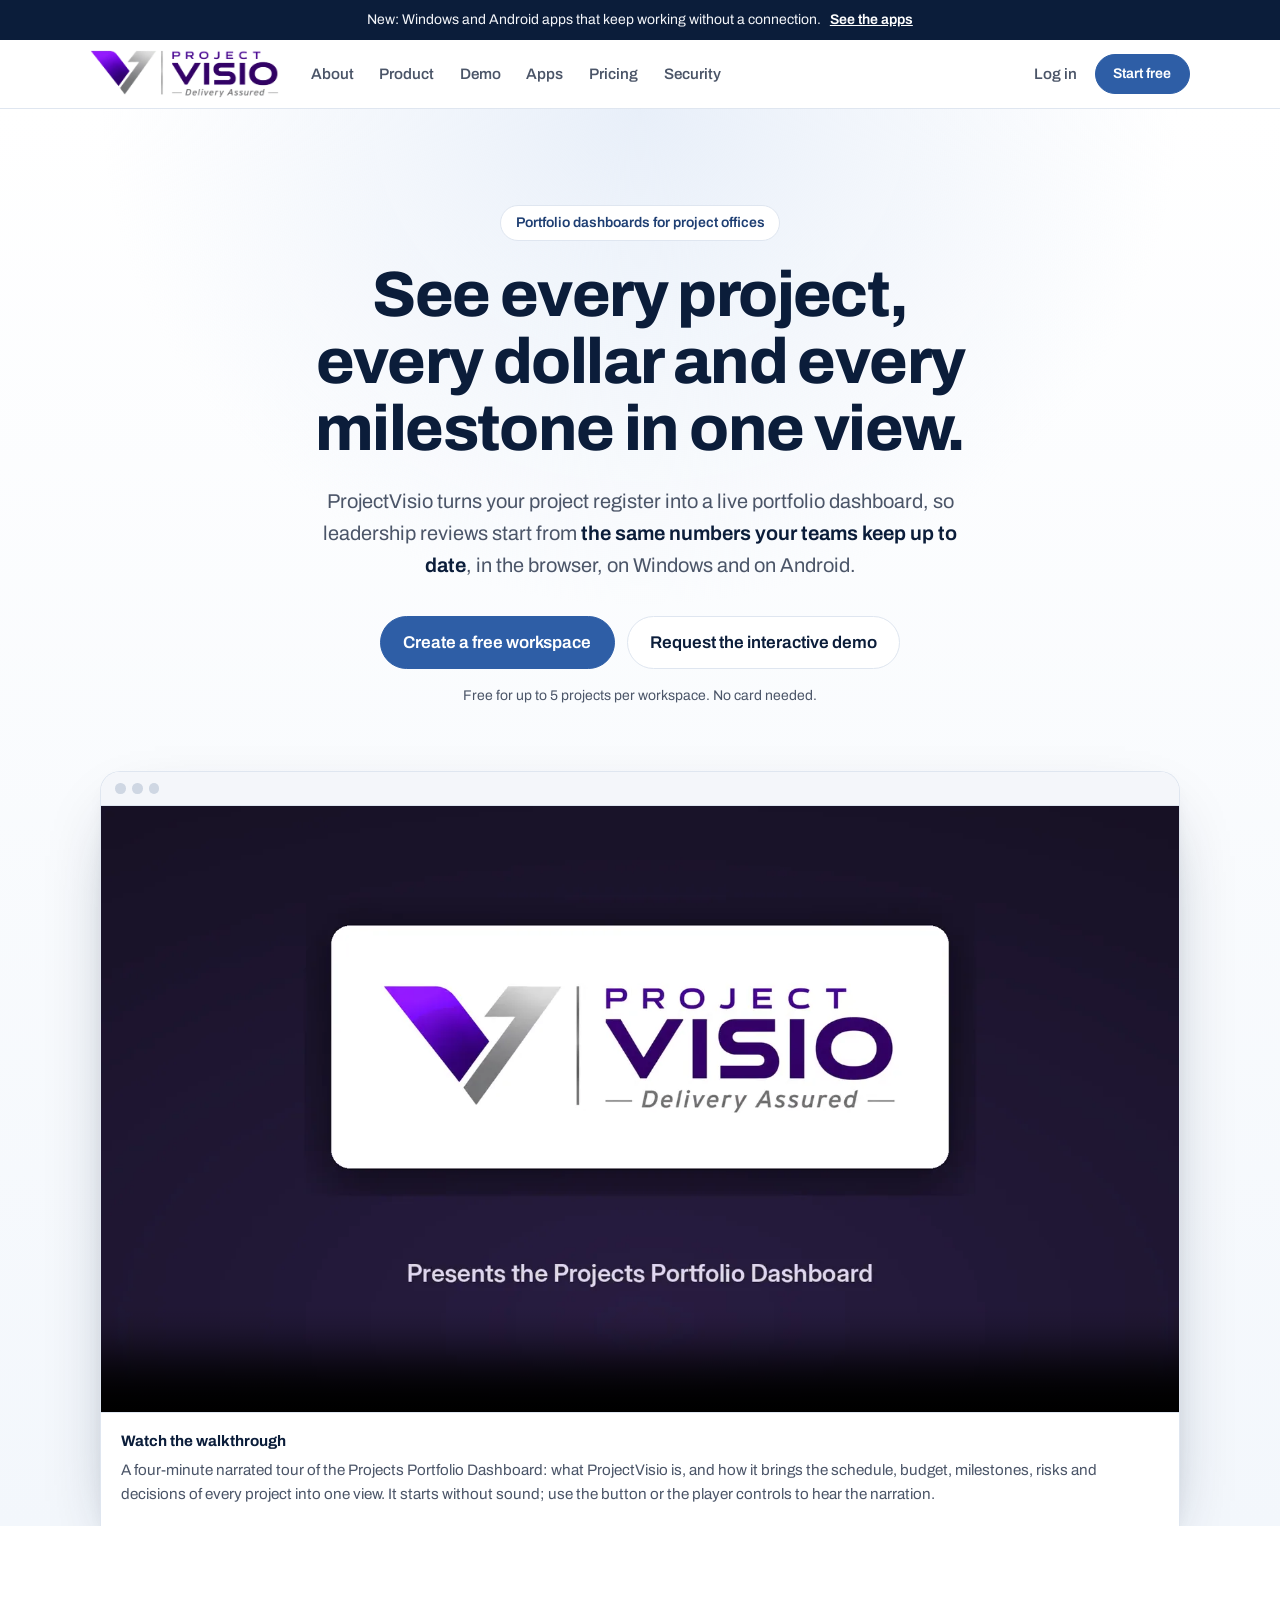
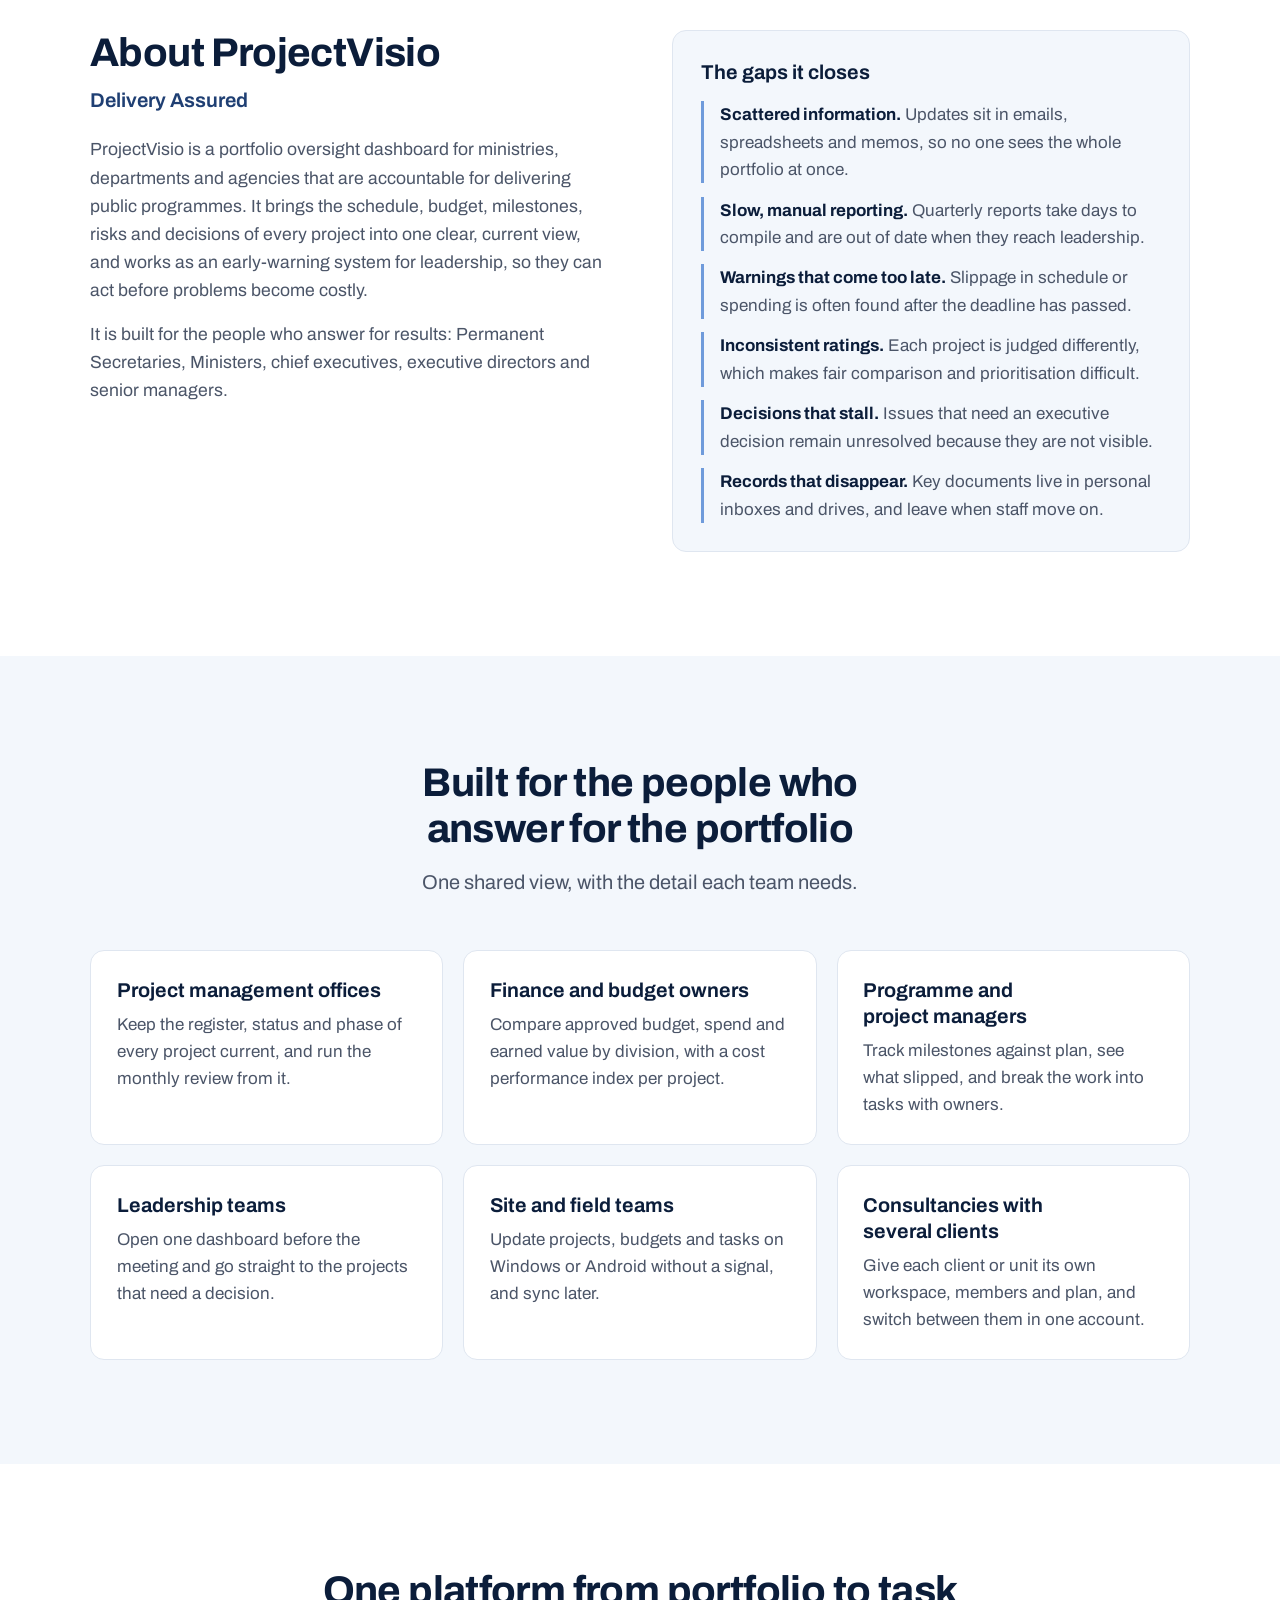
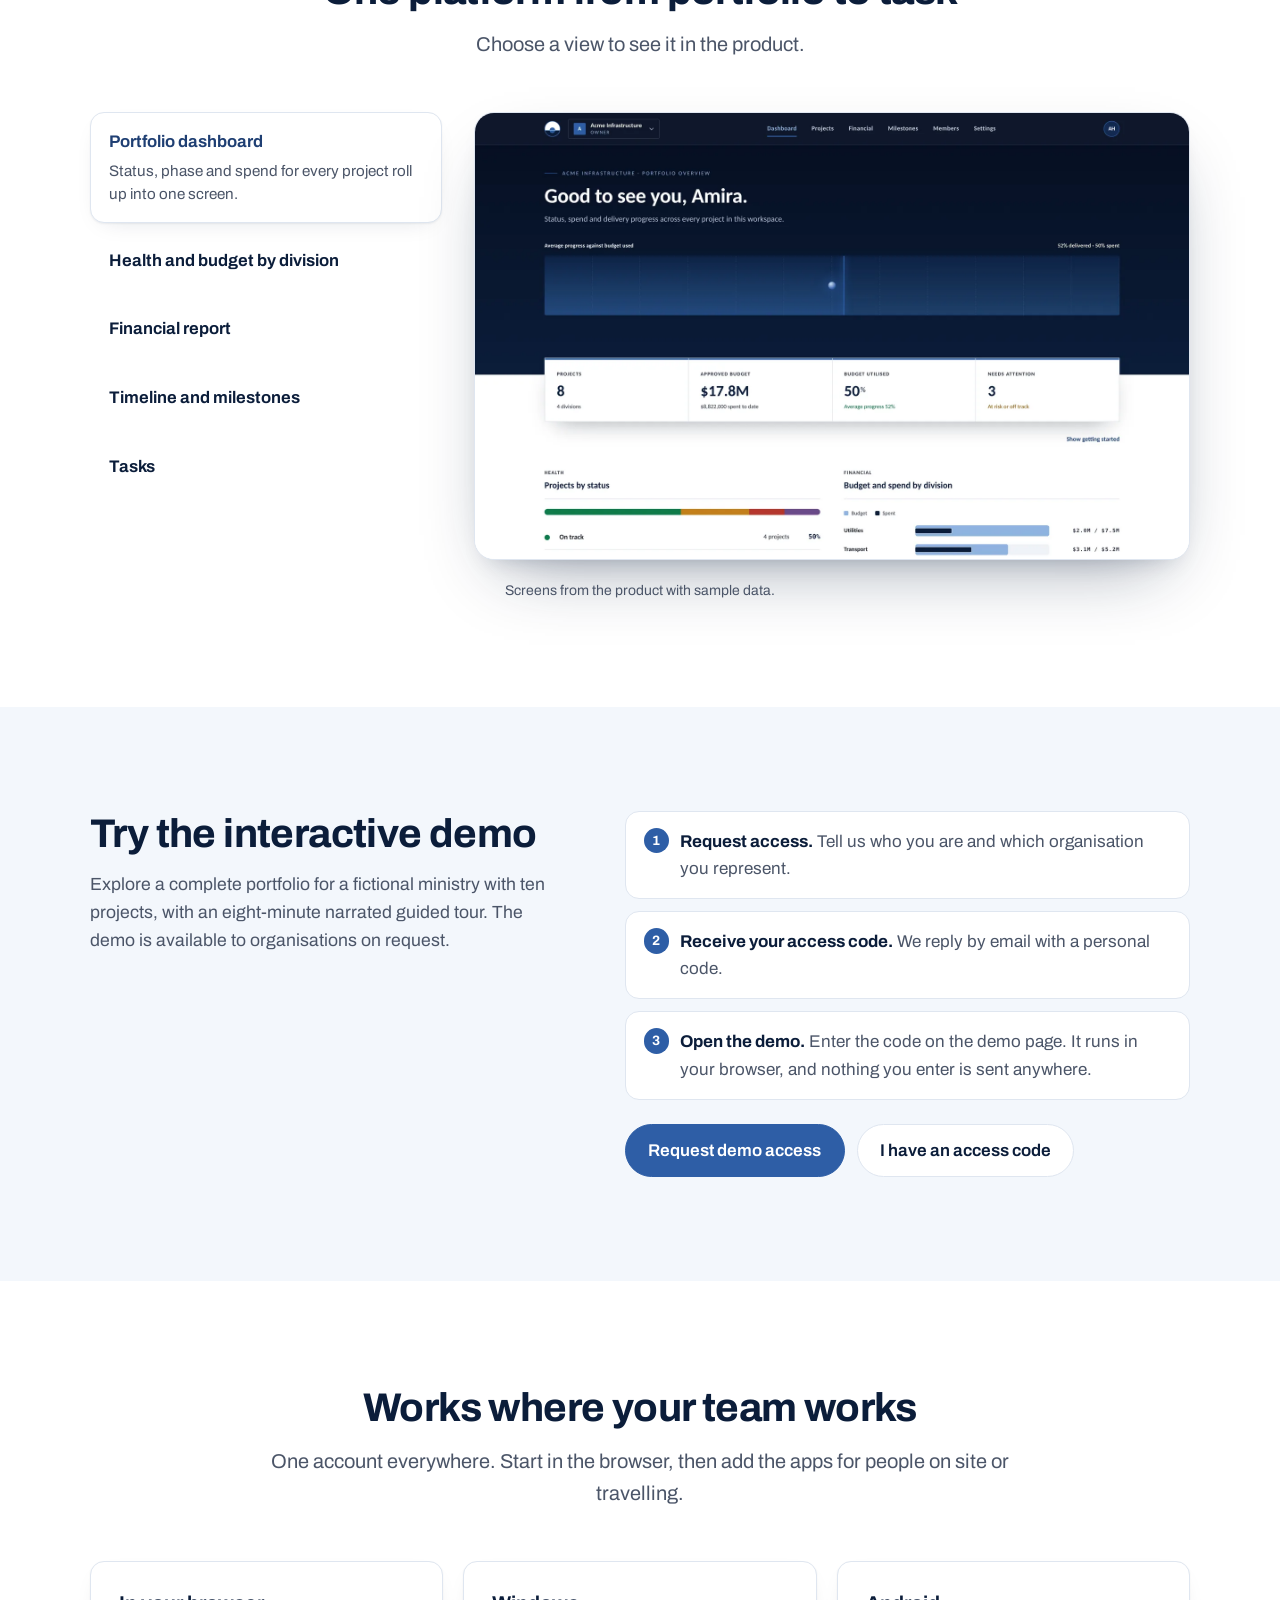
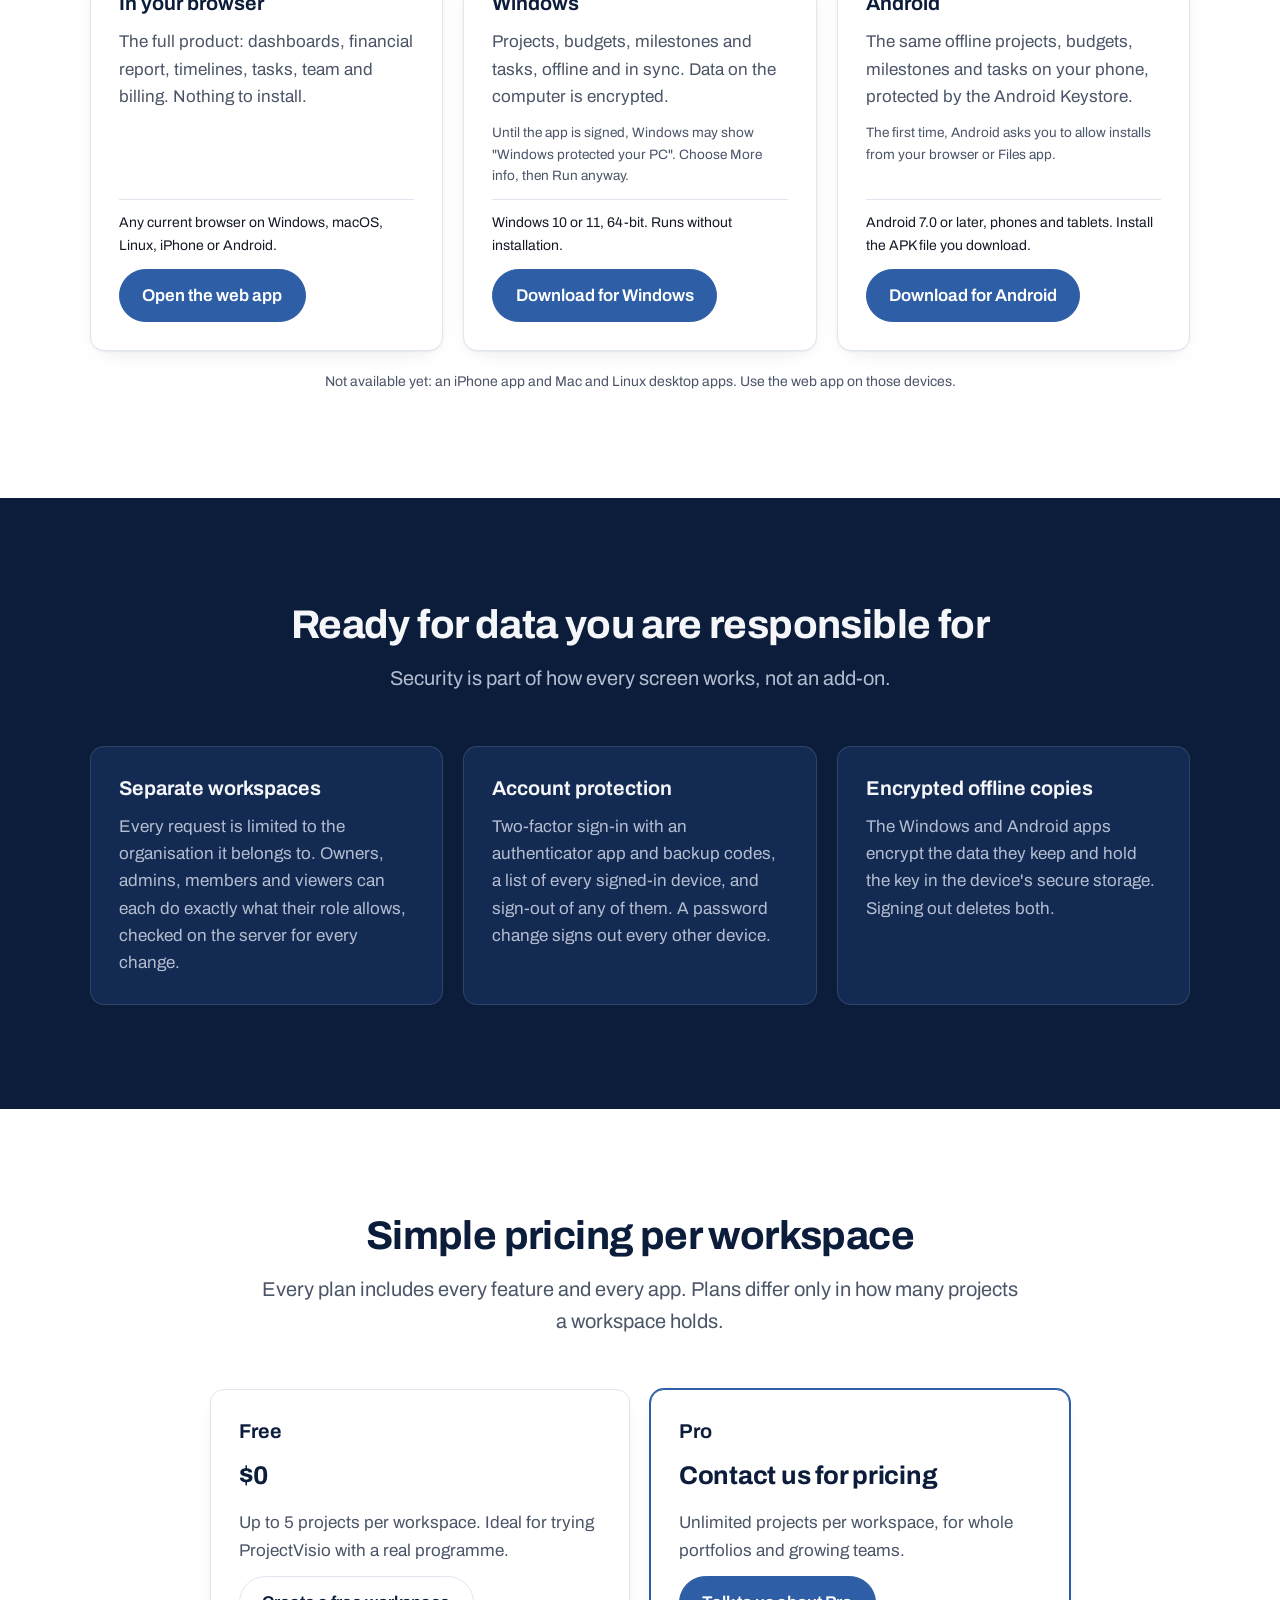
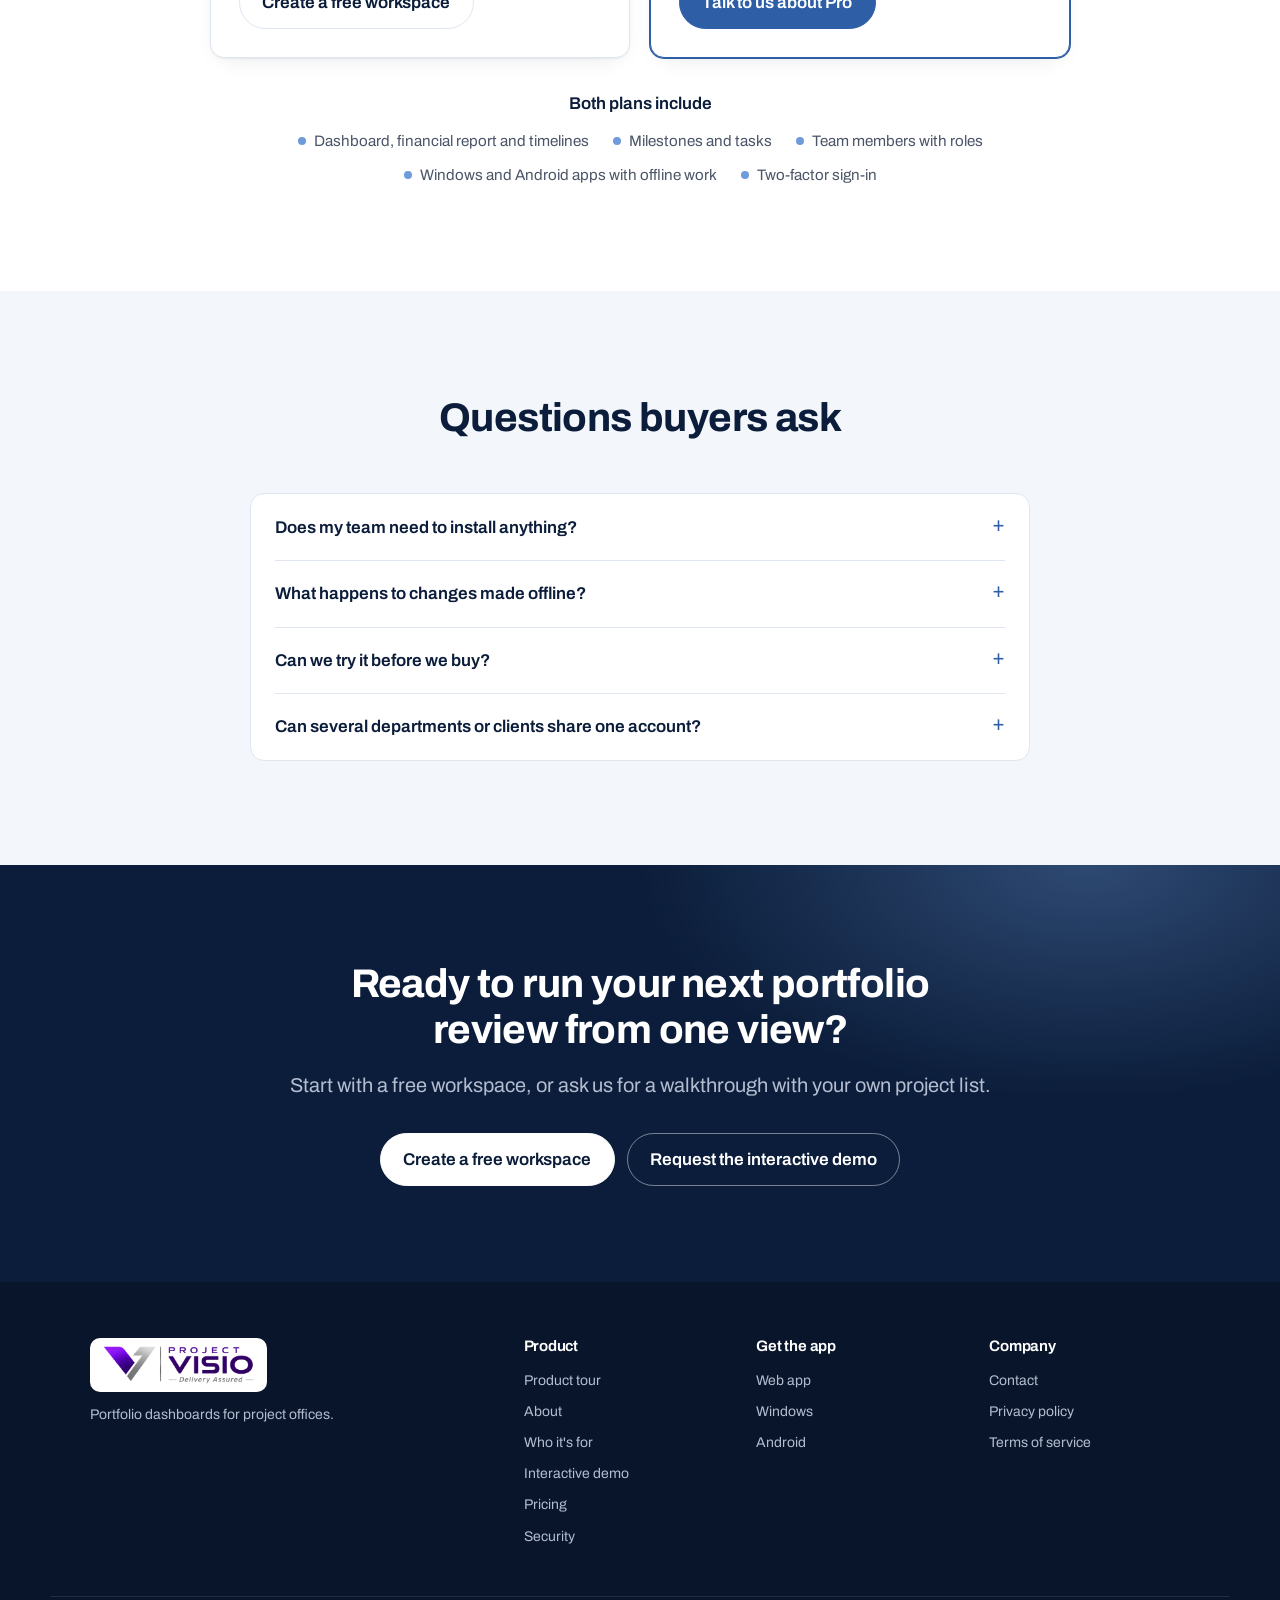
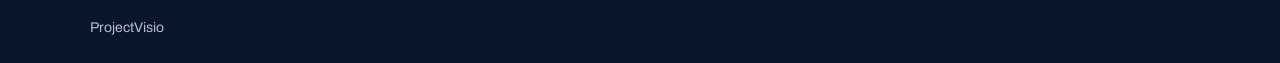
<file: index.html>
<!doctype html>
<html lang="en">
  <head>
    <meta charset="utf-8" />
    <meta name="viewport" content="width=device-width, initial-scale=1" />
    <title>ProjectVisio: portfolio dashboards for project offices</title>
    <meta
      name="description"
      content="ProjectVisio shows every project, budget and milestone in your portfolio in one view, in the browser, on Windows and on Android, online or offline."
    />
    <meta property="og:title" content="ProjectVisio: portfolio dashboards for project offices" />
    <meta property="og:description" content="Every project, every dollar and every milestone in one view. Works in the browser, on Windows and on Android." />
    <meta property="og:type" content="website" />
    <meta property="og:image" content="images/product-dashboard.webp" />
    <link rel="icon" href="favicon.svg" type="image/svg+xml" />
    <link rel="apple-touch-icon" href="apple-touch-icon.png" />
    <link rel="preload" href="fonts/archivo-variable.woff2" as="font" type="font/woff2" crossorigin />
    <link rel="stylesheet" href="styles.css" />
    <script src="config.js" defer></script>
    <script src="site.js" defer></script>
  </head>
  <body>
    <a class="skip" href="#main">Skip to content</a>

    <aside class="announce" aria-label="Announcement">
      <p>New: Windows and Android apps that keep working without a connection. <a href="#get">See the apps</a></p>
    </aside>

    <header class="masthead">
      <div class="wrap masthead__row">
        <a class="brand" href="#top">
          <img class="brand__logo" src="images/projectvisio-logo.webp" alt="ProjectVisio home page" width="460" height="117" />
        </a>
        <nav aria-label="Main" class="nav">
          <a href="#about">About</a>
          <a href="#product">Product</a>
          <a href="#demo">Demo</a>
          <a href="#get">Apps</a>
          <a href="#plans">Pricing</a>
          <a href="#security">Security</a>
        </nav>
        <div class="masthead__actions">
          <a class="link-quiet" data-link="login" href="#get">Log in</a>
          <a class="button button--small" data-link="signup" href="#get">Start free</a>
        </div>
      </div>
    </header>

    <main id="main">
      <section class="hero" id="top" aria-labelledby="hero-title">
        <div class="wrap hero__inner">
          <p class="hero__kicker">Portfolio dashboards for project offices</p>
          <h1 id="hero-title">See every project, every dollar and every milestone in one view.</h1>
          <p class="lede">
            ProjectVisio turns your project register into a live portfolio dashboard, so leadership reviews start from
            <strong>the same numbers your teams keep up to date</strong>, in the browser, on Windows and on Android.
          </p>
          <div class="actions actions--center">
            <a class="button" data-link="signup" href="#get">Create a free workspace</a>
            <a class="button button--outline" href="demo.html">Request the interactive demo</a>
          </div>
          <p class="hero__note">Free for up to 5 projects per workspace. No card needed.</p>
        </div>
        <div class="wrap">
          <figure class="frame frame--hero" aria-labelledby="walkthrough-title">
            <div class="frame__bar" aria-hidden="true"><span></span><span></span><span></span></div>
            <div class="video">
              <video
                id="walkthrough"
                src="media/projectvisio-walkthrough.mp4"
                poster="media/walkthrough-poster.webp"
                width="1920"
                height="1080"
                muted
                playsinline
                controls
                preload="metadata"
                aria-describedby="walkthrough-desc"
              ></video>
              <button type="button" class="video__sound" id="walkthrough-sound" hidden>Turn on sound</button>
            </div>
            <figcaption class="video__caption">
              <strong id="walkthrough-title">Watch the walkthrough</strong>
              <span id="walkthrough-desc">
                A four-minute narrated tour of the Projects Portfolio Dashboard: what ProjectVisio is, and how it brings the
                schedule, budget, milestones, risks and decisions of every project into one view. It starts without sound;
                use the button or the player controls to hear the narration.
              </span>
            </figcaption>
          </figure>
        </div>
      </section>

      <section class="section" id="about" aria-labelledby="about-title">
        <div class="wrap about">
          <div class="about__intro">
            <h2 id="about-title">About ProjectVisio</h2>
            <p class="about__tagline">Delivery Assured</p>
            <p>
              ProjectVisio is a portfolio oversight dashboard for ministries, departments and agencies that are accountable for
              delivering public programmes. It brings the schedule, budget, milestones, risks and decisions of every project
              into one clear, current view, and works as an early-warning system for leadership, so they can act before
              problems become costly.
            </p>
            <p>
              It is built for the people who answer for results: Permanent Secretaries, Ministers, chief executives, executive
              directors and senior managers.
            </p>
          </div>
          <div class="about__gaps">
            <h3>The gaps it closes</h3>
            <ul>
              <li><b>Scattered information.</b> Updates sit in emails, spreadsheets and memos, so no one sees the whole portfolio at once.</li>
              <li><b>Slow, manual reporting.</b> Quarterly reports take days to compile and are out of date when they reach leadership.</li>
              <li><b>Warnings that come too late.</b> Slippage in schedule or spending is often found after the deadline has passed.</li>
              <li><b>Inconsistent ratings.</b> Each project is judged differently, which makes fair comparison and prioritisation difficult.</li>
              <li><b>Decisions that stall.</b> Issues that need an executive decision remain unresolved because they are not visible.</li>
              <li><b>Records that disappear.</b> Key documents live in personal inboxes and drives, and leave when staff move on.</li>
            </ul>
          </div>
        </div>
      </section>

      <section class="section section--soft" id="teams" aria-labelledby="teams-title">
        <div class="wrap">
          <div class="section__head">
            <h2 id="teams-title">Built for the people who answer for the portfolio</h2>
            <p>One shared view, with the detail each team needs.</p>
          </div>
          <ul class="tiles">
            <li class="tile">
              <h3>Project management offices</h3>
              <p>Keep the register, status and phase of every project current, and run the monthly review from it.</p>
            </li>
            <li class="tile">
              <h3>Finance and budget owners</h3>
              <p>Compare approved budget, spend and earned value by division, with a cost performance index per project.</p>
            </li>
            <li class="tile">
              <h3>Programme and project managers</h3>
              <p>Track milestones against plan, see what slipped, and break the work into tasks with owners.</p>
            </li>
            <li class="tile">
              <h3>Leadership teams</h3>
              <p>Open one dashboard before the meeting and go straight to the projects that need a decision.</p>
            </li>
            <li class="tile">
              <h3>Site and field teams</h3>
              <p>Update projects, budgets and tasks on Windows or Android without a signal, and sync later.</p>
            </li>
            <li class="tile">
              <h3>Consultancies with several clients</h3>
              <p>Give each client or unit its own workspace, members and plan, and switch between them in one account.</p>
            </li>
          </ul>
        </div>
      </section>

      <section class="section" id="product" aria-labelledby="product-title">
        <div class="wrap">
          <div class="section__head">
            <h2 id="product-title">One platform from portfolio to task</h2>
            <p>Choose a view to see it in the product.</p>
          </div>
          <div class="tour">
            <div class="tour__list" role="tablist" aria-label="Product views" aria-orientation="vertical">
              <button type="button" class="tour__tab" role="tab" id="tab-dashboard" aria-controls="panel-dashboard" aria-selected="true">
                <span class="tour__title">Portfolio dashboard</span>
                <span class="tour__text">Status, phase and spend for every project roll up into one screen.</span>
              </button>
              <button type="button" class="tour__tab" role="tab" id="tab-portfolio" aria-controls="panel-portfolio" aria-selected="false" tabindex="-1">
                <span class="tour__title">Health and budget by division</span>
                <span class="tour__text">See how many projects are on track, and where each division's money has gone.</span>
              </button>
              <button type="button" class="tour__tab" role="tab" id="tab-financial" aria-controls="panel-financial" aria-selected="false" tabindex="-1">
                <span class="tour__title">Financial report</span>
                <span class="tour__text">Budget, spend and earned value with a cost performance index, filtered by over or under plan.</span>
              </button>
              <button type="button" class="tour__tab" role="tab" id="tab-timeline" aria-controls="panel-timeline" aria-selected="false" tabindex="-1">
                <span class="tour__title">Timeline and milestones</span>
                <span class="tour__text">Actual progress against planned progress, with today marked and late milestones flagged.</span>
              </button>
              <button type="button" class="tour__tab" role="tab" id="tab-tasks" aria-controls="panel-tasks" aria-selected="false" tabindex="-1">
                <span class="tour__title">Tasks</span>
                <span class="tour__text">Owners, due dates and status for the work inside each project.</span>
              </button>
            </div>
            <div class="tour__panels">
              <figure class="frame tour__panel" role="tabpanel" id="panel-dashboard" aria-labelledby="tab-dashboard">
                <img src="images/product-dashboard.webp" width="1600" height="1000" loading="lazy" alt="Portfolio dashboard with project count, approved budget, budget used and projects needing attention." />
              </figure>
              <figure class="frame tour__panel" role="tabpanel" id="panel-portfolio" aria-labelledby="tab-portfolio" hidden>
                <img src="images/product-portfolio.webp" width="1600" height="910" loading="lazy" alt="Projects by status, budget and spend by division, and recently updated projects with progress." />
              </figure>
              <figure class="frame tour__panel" role="tabpanel" id="panel-financial" aria-labelledby="tab-financial" hidden>
                <img src="images/product-financial.webp" width="1600" height="1048" loading="lazy" alt="Financial report with a division breakdown and spend against progress for each project, including cost performance index." />
              </figure>
              <figure class="frame tour__panel" role="tabpanel" id="panel-timeline" aria-labelledby="tab-timeline" hidden>
                <img src="images/product-timeline.webp" width="1600" height="897" loading="lazy" alt="Gantt timeline of eight projects showing actual against planned progress, a today line and milestone markers." />
              </figure>
              <figure class="frame tour__panel" role="tabpanel" id="panel-tasks" aria-labelledby="tab-tasks" hidden>
                <img src="images/product-tasks.webp" width="1600" height="1028" loading="lazy" alt="Task list for a project with assignees, due dates and statuses of to do, in progress and done." />
              </figure>
            </div>
          </div>
          <p class="caption">Screens from the product with sample data.</p>
        </div>
      </section>

      <section class="section section--soft" id="demo" aria-labelledby="demo-title">
        <div class="wrap demo-cta">
          <div>
            <h2 id="demo-title">Try the interactive demo</h2>
            <p>
              Explore a complete portfolio for a fictional ministry with ten projects, with an eight-minute narrated guided
              tour. The demo is available to organisations on request.
            </p>
          </div>
          <ol class="steps">
            <li><b>Request access.</b> Tell us who you are and which organisation you represent.</li>
            <li><b>Receive your access code.</b> We reply by email with a personal code.</li>
            <li><b>Open the demo.</b> Enter the code on the demo page. It runs in your browser, and nothing you enter is sent anywhere.</li>
          </ol>
          <div class="actions">
            <a class="button" href="demo.html">Request demo access</a>
            <a class="button button--outline" href="demo.html#open">I have an access code</a>
          </div>
        </div>
      </section>

      <section class="section" id="get" aria-labelledby="get-title">
        <div class="wrap">
          <div class="section__head">
            <h2 id="get-title">Works where your team works</h2>
            <p>One account everywhere. Start in the browser, then add the apps for people on site or travelling.</p>
          </div>
          <ul class="cards cards--3">
            <li class="card">
              <h3>In your browser</h3>
              <p>The full product: dashboards, financial report, timelines, tasks, team and billing. Nothing to install.</p>
              <p class="card__meta">Any current browser on Windows, macOS, Linux, iPhone or Android.</p>
              <a class="button" data-link="app" href="#get">Open the web app</a>
            </li>
            <li class="card">
              <h3>Windows</h3>
              <p>Projects, budgets, milestones and tasks, offline and in sync. Data on the computer is encrypted.</p>
              <p class="card__note" data-show-if-unsigned hidden>
                Until the app is signed, Windows may show "Windows protected your PC". Choose More info, then Run anyway.
              </p>
              <p class="card__meta">Windows 10 or 11, 64-bit. Runs without installation.</p>
              <a class="button" data-link="windows" href="#get">Download for Windows</a>
            </li>
            <li class="card">
              <h3>Android</h3>
              <p>The same offline projects, budgets, milestones and tasks on your phone, protected by the Android Keystore.</p>
              <p class="card__note">The first time, Android asks you to allow installs from your browser or Files app.</p>
              <p class="card__meta">Android 7.0 or later, phones and tablets. Install the APK file you download.</p>
              <a class="button" data-link="android" href="#get">Download for Android</a>
            </li>
          </ul>
          <p class="caption">Not available yet: an iPhone app and Mac and Linux desktop apps. Use the web app on those devices.</p>
        </div>
      </section>

      <section class="section section--dark" id="security" aria-labelledby="security-title">
        <div class="wrap">
          <div class="section__head">
            <h2 id="security-title">Ready for data you are responsible for</h2>
            <p>Security is part of how every screen works, not an add-on.</p>
          </div>
          <ul class="cards cards--3 cards--dark">
            <li class="card">
              <h3>Separate workspaces</h3>
              <p>
                Every request is limited to the organisation it belongs to. Owners, admins, members and viewers can each do
                exactly what their role allows, checked on the server for every change.
              </p>
            </li>
            <li class="card">
              <h3>Account protection</h3>
              <p>
                Two-factor sign-in with an authenticator app and backup codes, a list of every signed-in device, and sign-out
                of any of them. A password change signs out every other device.
              </p>
            </li>
            <li class="card">
              <h3>Encrypted offline copies</h3>
              <p>
                The Windows and Android apps encrypt the data they keep and hold the key in the device's secure storage.
                Signing out deletes both.
              </p>
            </li>
          </ul>
        </div>
      </section>

      <section class="section" id="plans" aria-labelledby="plans-title">
        <div class="wrap">
          <div class="section__head">
            <h2 id="plans-title">Simple pricing per workspace</h2>
            <p>Every plan includes every feature and every app. Plans differ only in how many projects a workspace holds.</p>
          </div>
          <ul class="cards cards--2 plans">
            <li class="card">
              <h3>Free</h3>
              <p class="plan__price">$0</p>
              <p>Up to 5 projects per workspace. Ideal for trying ProjectVisio with a real programme.</p>
              <a class="button button--outline" data-link="signup" href="#get">Create a free workspace</a>
            </li>
            <li class="card card--accent">
              <h3>Pro</h3>
              <p class="plan__price" data-pro-price>Contact us for pricing</p>
              <p>Unlimited projects per workspace, for whole portfolios and growing teams.</p>
              <a class="button" data-link="contact" href="#contact">Talk to us about Pro</a>
            </li>
          </ul>
          <p class="included__label">Both plans include</p>
          <ul class="included">
            <li>Dashboard, financial report and timelines</li>
            <li>Milestones and tasks</li>
            <li>Team members with roles</li>
            <li>Windows and Android apps with offline work</li>
            <li>Two-factor sign-in</li>
          </ul>
        </div>
      </section>

      <section class="section section--soft" id="questions" aria-labelledby="questions-title">
        <div class="wrap wrap--narrow">
          <div class="section__head">
            <h2 id="questions-title">Questions buyers ask</h2>
          </div>
          <div class="faq">
            <details>
              <summary>Does my team need to install anything?</summary>
              <p>No. Everything works in the browser. The Windows and Android apps are optional, for people who need to work offline.</p>
            </details>
            <details>
              <summary>What happens to changes made offline?</summary>
              <p>
                They are saved on the device and sent as soon as it is back online. If someone else changed the same item in
                the meantime, their version is kept and the app tells you which change was not saved.
              </p>
            </details>
            <details>
              <summary>Can we try it before we buy?</summary>
              <p>Yes. The Free plan has every feature, limited to five projects per workspace. Upgrade a workspace to Pro when you need more.</p>
            </details>
            <details>
              <summary>Can several departments or clients share one account?</summary>
              <p>
                Create a workspace for each of them. People can belong to several workspaces and switch between them, and each
                workspace keeps its own members, roles and plan.
              </p>
            </details>
          </div>
        </div>
      </section>

      <section class="cta" id="contact" aria-labelledby="contact-title">
        <div class="wrap cta__inner">
          <h2 id="contact-title">Ready to run your next portfolio review from one view?</h2>
          <p>Start with a free workspace, or ask us for a walkthrough with your own project list.</p>
          <div class="actions actions--center">
            <a class="button button--light" data-link="signup" href="#get">Create a free workspace</a>
            <a class="button button--ghost" href="demo.html">Request the interactive demo</a>
          </div>
        </div>
      </section>
    </main>

    <footer class="footer">
      <div class="wrap footer__grid">
        <div class="footer__brand">
          <a class="brand brand--badge" href="#top">
            <img class="brand__logo" src="images/projectvisio-logo.webp" alt="ProjectVisio home page" width="460" height="117" />
          </a>
          <p>Portfolio dashboards for project offices.</p>
        </div>
        <nav aria-label="Product">
          <h2>Product</h2>
          <ul>
            <li><a href="#product">Product tour</a></li>
            <li><a href="#about">About</a></li>
            <li><a href="#teams">Who it's for</a></li>
            <li><a href="demo.html">Interactive demo</a></li>
            <li><a href="#plans">Pricing</a></li>
            <li><a href="#security">Security</a></li>
          </ul>
        </nav>
        <nav aria-label="Get the app">
          <h2>Get the app</h2>
          <ul>
            <li><a data-link="app" href="#get">Web app</a></li>
            <li><a data-link="windows" href="#get">Windows</a></li>
            <li><a data-link="android" href="#get">Android</a></li>
          </ul>
        </nav>
        <nav aria-label="Company">
          <h2>Company</h2>
          <ul>
            <li><a data-link="contact" href="#contact">Contact</a></li>
            <li><a data-link="privacy" href="#contact">Privacy policy</a></li>
            <li><a data-link="terms" href="#contact">Terms of service</a></li>
          </ul>
        </nav>
      </div>
      <div class="wrap footer__base">
        <span>ProjectVisio</span>
      </div>
    </footer>
  </body>
</html>
</file>
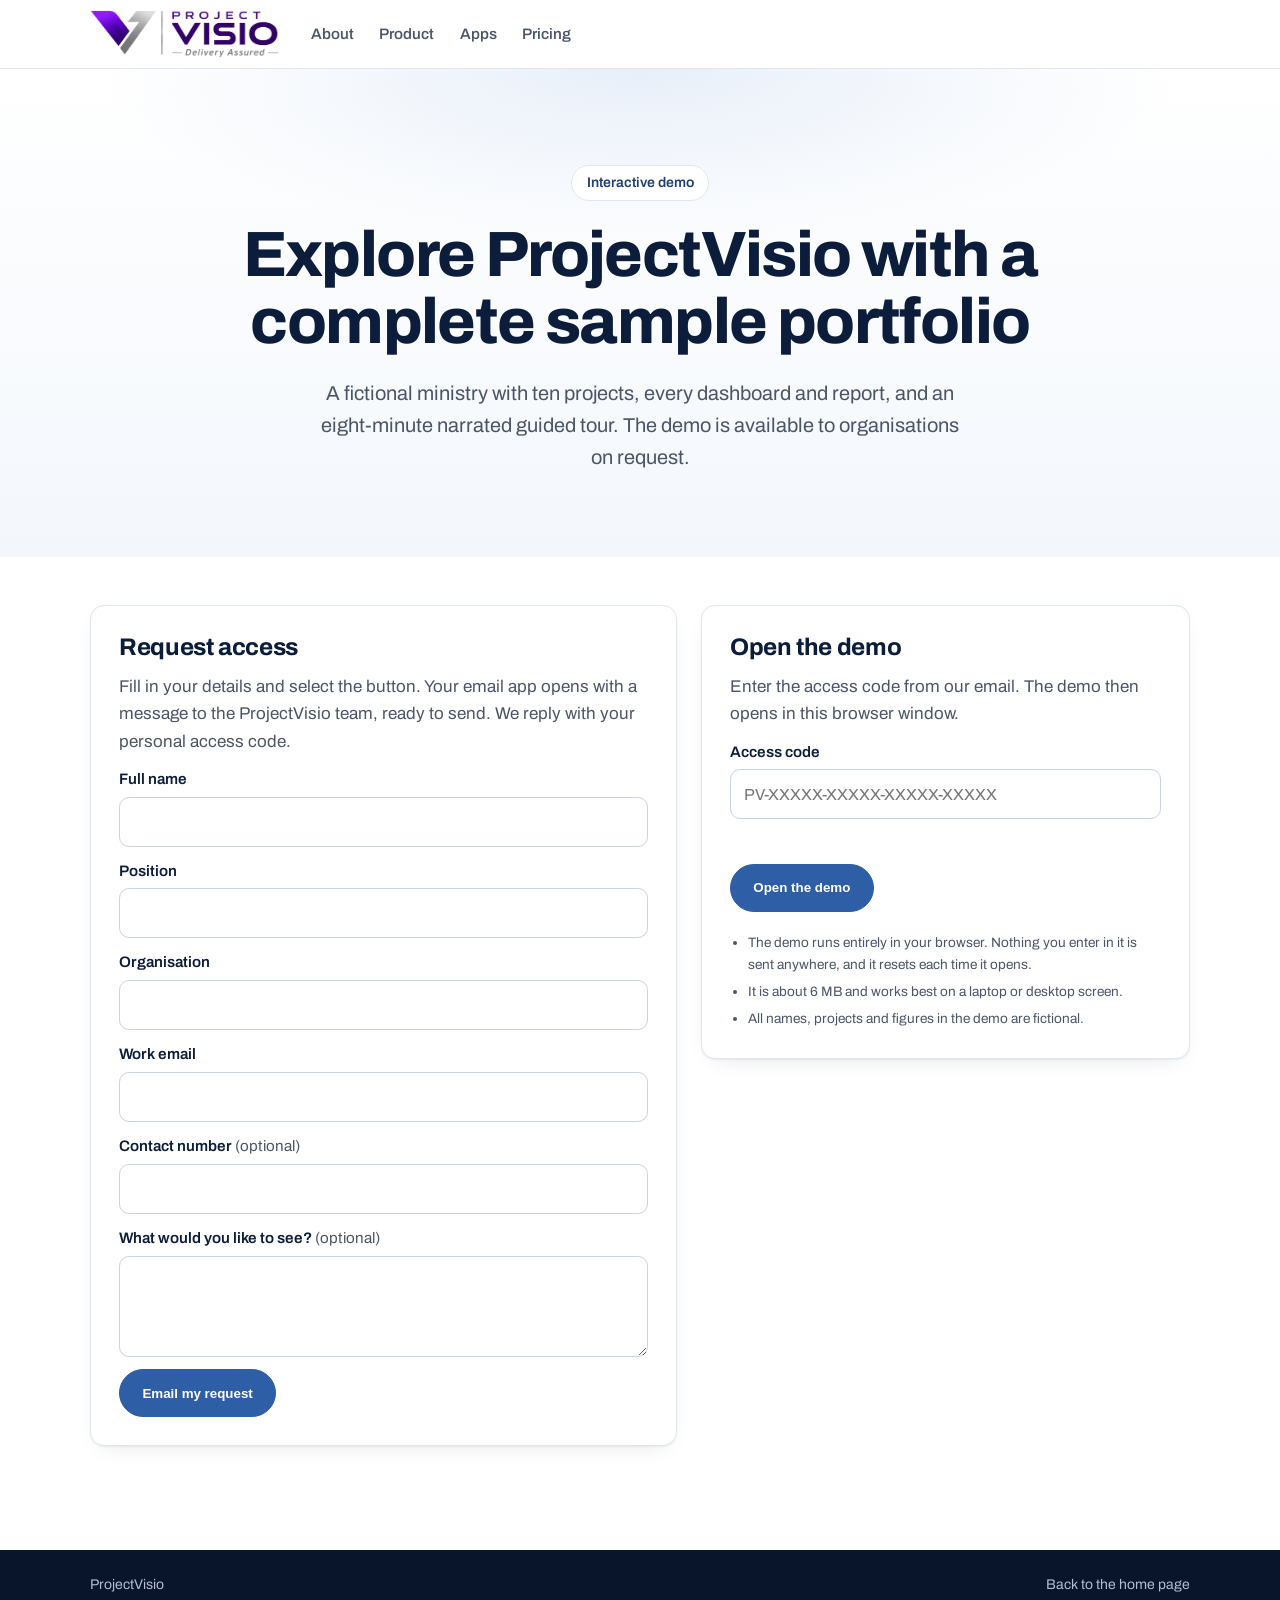
<file: demo.html>
<!doctype html>
<html lang="en">
  <head>
    <meta charset="utf-8" />
    <meta name="viewport" content="width=device-width, initial-scale=1" />
    <title>Interactive demo: ProjectVisio</title>
    <meta name="description" content="Request access to the ProjectVisio interactive demo, or open it with your access code." />
    <meta name="robots" content="noindex" />
    <link rel="icon" href="favicon.svg" type="image/svg+xml" />
    <link rel="apple-touch-icon" href="apple-touch-icon.png" />
    <link rel="preload" href="fonts/archivo-variable.woff2" as="font" type="font/woff2" crossorigin />
    <link rel="stylesheet" href="styles.css" />
    <script src="config.js" defer></script>
    <script src="site.js" defer></script>
    <script src="demo.js" defer></script>
  </head>
  <body>
    <a class="skip" href="#main">Skip to content</a>
    <header class="masthead">
      <div class="wrap masthead__row">
        <a class="brand" href="./">
          <img class="brand__logo" src="images/projectvisio-logo.webp" alt="ProjectVisio home page" width="460" height="117" />
        </a>
        <nav aria-label="Main" class="nav">
          <a href="./#about">About</a>
          <a href="./#product">Product</a>
          <a href="./#get">Apps</a>
          <a href="./#plans">Pricing</a>
        </nav>
      </div>
    </header>

    <main id="main">
      <section class="hero hero--compact" aria-labelledby="demo-page-title">
        <div class="wrap hero__inner">
          <p class="hero__kicker">Interactive demo</p>
          <h1 id="demo-page-title">Explore ProjectVisio with a complete sample portfolio</h1>
          <p class="lede">
            A fictional ministry with ten projects, every dashboard and report, and an eight-minute narrated guided tour. The
            demo is available to organisations on request.
          </p>
        </div>
      </section>

      <section class="section section--tight">
        <div class="wrap demo-grid">
          <form class="card form" id="request-form" aria-labelledby="request-title" novalidate>
            <h2 id="request-title">Request access</h2>
            <p>
              Fill in your details and select the button. Your email app opens with a message to the ProjectVisio team, ready
              to send. We reply with your personal access code.
            </p>
            <div class="form__row">
              <label for="r-name">Full name</label>
              <input id="r-name" type="text" name="name" autocomplete="name" required />
            </div>
            <div class="form__row">
              <label for="r-position">Position</label>
              <input id="r-position" type="text" name="position" autocomplete="organization-title" required />
            </div>
            <div class="form__row">
              <label for="r-org">Organisation</label>
              <input id="r-org" type="text" name="organisation" autocomplete="organization" required />
            </div>
            <div class="form__row">
              <label for="r-email">Work email</label>
              <input id="r-email" name="email" type="email" autocomplete="email" required />
            </div>
            <div class="form__row">
              <label for="r-phone">Contact number <span class="optional">(optional)</span></label>
              <input id="r-phone" name="phone" type="tel" autocomplete="tel" />
            </div>
            <div class="form__row">
              <label for="r-notes">What would you like to see? <span class="optional">(optional)</span></label>
              <textarea id="r-notes" name="notes" rows="3"></textarea>
            </div>
            <p class="form__error" id="request-error" role="alert" hidden></p>
            <button class="button" type="submit" id="request-submit">Email my request</button>
            <p class="form__hint" id="request-fallback" hidden></p>
          </form>

          <form class="card form" id="open" aria-labelledby="open-title" novalidate>
            <h2 id="open-title">Open the demo</h2>
            <p>Enter the access code from our email. The demo then opens in this browser window.</p>
            <div class="form__row">
              <label for="code">Access code</label>
              <input id="code" type="text" name="code" autocomplete="off" autocapitalize="characters" spellcheck="false" placeholder="PV-XXXXX-XXXXX-XXXXX-XXXXX" required />
            </div>
            <p class="form__error" id="open-error" role="alert" hidden></p>
            <p class="form__status" id="open-status" role="status"></p>
            <button class="button" type="submit" id="open-submit">Open the demo</button>
            <ul class="fineprint">
              <li>The demo runs entirely in your browser. Nothing you enter in it is sent anywhere, and it resets each time it opens.</li>
              <li>It is about 6 MB and works best on a laptop or desktop screen.</li>
              <li>All names, projects and figures in the demo are fictional.</li>
            </ul>
          </form>
        </div>
      </section>
    </main>

    <footer class="footer footer--slim">
      <div class="wrap footer__base">
        <span>ProjectVisio</span>
        <a href="./">Back to the home page</a>
      </div>
    </footer>
  </body>
</html>
</file>
<file: styles.css>
/* ProjectVisio product site: a light, product-led SaaS layout (centred hero with a large product
   frame, card grids, a tabbed product tour, a dark closing band) in ProjectVisio's own colours. */
@font-face {
  font-family: "Archivo";
  src: url("fonts/archivo-variable.woff2") format("woff2");
  font-weight: 100 900;
  font-stretch: 62% 125%;
  font-display: swap;
}

:root {
  --navy: #0b1d3a;
  --navy-2: #132a52;
  --blue: #2e5ea6;
  --blue-dark: #1f3f73;
  --blue-soft: #6f9bdb;
  --blue-wash: #e8eff9;
  --sky: #f3f7fc;
  --paper: #ffffff;
  --line: #dfe6f0;
  --ink: #141a26;
  --ink-soft: #4b5568;
  --on-navy: #f4f6fa;
  --on-navy-soft: #b4bdd0;
  --focus: #e0a43a;

  --radius-m: 14px;
  --radius-l: 20px;
  --shadow-frame: 0 30px 70px -30px rgba(11, 29, 58, 0.45), 0 12px 24px -16px rgba(11, 29, 58, 0.25);
  --shadow-card: 0 1px 2px rgba(11, 29, 58, 0.06), 0 8px 24px -14px rgba(11, 29, 58, 0.18);

  --wrap: 1180px;
  --measure: 60ch;
  --step--1: 0.875rem;
  --step-0: 1.0625rem;
  --step-1: 1.25rem;
  --step-2: clamp(1.75rem, 1.3rem + 1.6vw, 2.5rem);
  --step-3: clamp(2.3rem, 1.4rem + 3.6vw, 4rem);
}

*,
*::before,
*::after {
  box-sizing: border-box;
}
html {
  scroll-behavior: smooth;
  scroll-padding-top: 5rem;
}
@media (prefers-reduced-motion: reduce) {
  html {
    scroll-behavior: auto;
  }
}
body {
  margin: 0;
  font-family: "Archivo", "Segoe UI", system-ui, sans-serif;
  font-size: var(--step-0);
  line-height: 1.6;
  color: var(--ink);
  background: var(--paper);
}
h1,
h2,
h3 {
  color: var(--navy);
  margin: 0;
  text-wrap: balance;
}
h1 {
  font-size: var(--step-3);
  font-weight: 760;
  line-height: 1.05;
  letter-spacing: -0.025em;
}
h2 {
  font-size: var(--step-2);
  font-weight: 720;
  line-height: 1.15;
  letter-spacing: -0.015em;
}
h3 {
  font-size: var(--step-1);
  font-weight: 660;
  line-height: 1.3;
}
p {
  margin: 0;
}
a {
  color: var(--blue-dark);
}
img {
  max-width: 100%;
  height: auto;
  display: block;
}
:focus-visible {
  outline: 3px solid var(--focus);
  outline-offset: 3px;
  border-radius: 6px;
}
[hidden] {
  display: none !important;
}
.skip {
  position: absolute;
  left: 1rem;
  top: -3rem;
  background: var(--paper);
  padding: 0.5rem 0.75rem;
  z-index: 20;
}
.skip:focus {
  top: 0.75rem;
}
.wrap {
  max-width: var(--wrap);
  margin: 0 auto;
  padding: 0 clamp(1.25rem, 4vw, 2.5rem);
}
.wrap--narrow {
  max-width: 860px;
}

/* Buttons */
.button {
  display: inline-flex;
  align-items: center;
  justify-content: center;
  min-height: 3rem;
  padding: 0.75rem 1.4rem;
  border-radius: 999px;
  background: var(--blue);
  border: 1px solid var(--blue);
  color: #fff;
  font-weight: 620;
  text-decoration: none;
  transition: background-color 120ms ease, border-color 120ms ease;
}
.button:hover {
  background: var(--blue-dark);
  border-color: var(--blue-dark);
}
.button--outline {
  background: var(--paper);
  color: var(--navy);
  border-color: var(--line);
}
.button--outline:hover {
  background: var(--sky);
  border-color: var(--blue);
}
.button--light {
  background: #fff;
  border-color: #fff;
  color: var(--navy);
}
.button--light:hover {
  background: var(--blue-wash);
  border-color: var(--blue-wash);
}
.button--ghost {
  background: transparent;
  border-color: rgba(255, 255, 255, 0.45);
  color: #fff;
}
.button--ghost:hover {
  background: rgba(255, 255, 255, 0.08);
  border-color: #fff;
}
.button--small {
  min-height: 2.5rem;
  padding: 0.5rem 1.1rem;
  font-size: var(--step--1);
}
.button.is-soon {
  background: var(--sky);
  border-color: var(--line);
  color: var(--ink-soft);
  cursor: default;
}
.actions {
  display: flex;
  flex-wrap: wrap;
  gap: 0.75rem;
}
.actions--center {
  justify-content: center;
}

/* Announcement bar and masthead */
.announce {
  background: var(--navy);
  color: var(--on-navy);
  font-size: var(--step--1);
  text-align: center;
  padding: 0.55rem 1rem;
}
.announce a {
  color: #fff;
  font-weight: 620;
  margin-left: 0.35rem;
}
.masthead {
  position: sticky;
  top: 0;
  z-index: 10;
  background: rgba(255, 255, 255, 0.92);
  backdrop-filter: blur(10px);
  border-bottom: 1px solid var(--line);
}
.masthead__row {
  display: flex;
  align-items: center;
  gap: 2rem;
  min-height: 4.25rem;
}
.brand {
  display: inline-flex;
  align-items: center;
  gap: 0.6rem;
  color: var(--navy);
  font-weight: 740;
  font-size: 1.15rem;
  letter-spacing: -0.01em;
  text-decoration: none;
}
.brand__logo {
  display: block;
  height: 3rem;
  width: auto;
}
/* On dark backgrounds the logo sits on a white badge, as on the dashboard's "Powered by" mark. */
.brand--badge {
  background: #fff;
  border-radius: 10px;
  padding: 0.5rem 0.8rem;
}
.brand--badge .brand__logo {
  height: 2.4rem;
}
.nav {
  display: flex;
  gap: 1.6rem;
}
.nav a,
.link-quiet {
  color: var(--ink-soft);
  text-decoration: none;
  font-size: 0.95rem;
  font-weight: 560;
}
.nav a:hover,
.link-quiet:hover {
  color: var(--navy);
}
.masthead__actions {
  display: flex;
  align-items: center;
  gap: 1.1rem;
  margin-left: auto;
}
@media (max-width: 900px) {
  .nav {
    display: none;
  }
}

/* Hero */
.hero {
  padding: clamp(3.5rem, 8vw, 6rem) 0 0;
  background:
    radial-gradient(60% 50% at 50% 0%, var(--blue-wash), transparent 70%),
    linear-gradient(var(--paper), var(--sky));
  overflow: hidden;
}
.hero__inner {
  text-align: center;
  max-width: 920px;
}
.hero__kicker {
  display: inline-block;
  margin-bottom: 1.25rem;
  padding: 0.35rem 0.9rem;
  border-radius: 999px;
  background: var(--paper);
  border: 1px solid var(--line);
  color: var(--blue-dark);
  font-size: var(--step--1);
  font-weight: 600;
}
.lede {
  max-width: var(--measure);
  margin: 1.4rem auto 2.2rem;
  font-size: var(--step-1);
  color: var(--ink-soft);
}
.lede strong {
  color: var(--navy);
  font-weight: 640;
}
.hero__note {
  margin-top: 1rem;
  font-size: var(--step--1);
  color: var(--ink-soft);
}

/* Product frames */
.frame {
  margin: 0;
  background: var(--paper);
  border: 1px solid var(--line);
  border-radius: var(--radius-l);
  box-shadow: var(--shadow-frame);
  overflow: hidden;
}
.frame--hero {
  margin: clamp(2.75rem, 6vw, 4rem) auto 0;
  max-width: 1080px;
  border-bottom-left-radius: 0;
  border-bottom-right-radius: 0;
  border-bottom: 0;
}
.frame__bar {
  display: flex;
  gap: 0.4rem;
  padding: 0.7rem 0.9rem;
  background: #f4f6fa;
  border-bottom: 1px solid var(--line);
}
.frame__bar span {
  width: 0.65rem;
  height: 0.65rem;
  border-radius: 50%;
  background: #cfd7e3;
}

/* Sections */
.section {
  padding: clamp(4rem, 9vw, 6.5rem) 0;
}
.section--soft {
  background: var(--sky);
}
.section--dark {
  background: var(--navy);
}
.section--dark h2,
.section--dark h3 {
  color: var(--on-navy);
}
.section--dark .section__head p {
  color: var(--on-navy-soft);
}
.section__head {
  text-align: center;
  max-width: 760px;
  margin: 0 auto clamp(2.25rem, 5vw, 3.25rem);
}
.section__head p {
  margin-top: 0.9rem;
  color: var(--ink-soft);
  font-size: var(--step-1);
}
.caption {
  margin-top: 1.25rem;
  text-align: center;
  font-size: var(--step--1);
  color: var(--ink-soft);
}

/* Who it's for */
.tiles {
  list-style: none;
  margin: 0;
  padding: 0;
  display: grid;
  grid-template-columns: repeat(3, minmax(0, 1fr));
  gap: 1.25rem;
}
.tile {
  padding: 1.6rem;
  border: 1px solid var(--line);
  border-radius: var(--radius-m);
  background: var(--paper);
}
.tile h3 {
  margin-bottom: 0.5rem;
}
.tile p {
  color: var(--ink-soft);
}
@media (max-width: 900px) {
  .tiles {
    grid-template-columns: repeat(2, minmax(0, 1fr));
  }
}
@media (max-width: 600px) {
  .tiles {
    grid-template-columns: 1fr;
  }
}

/* Product tour */
.tour {
  display: grid;
  grid-template-columns: minmax(0, 22rem) minmax(0, 1fr);
  gap: 2rem;
  align-items: start;
}
.tour__list {
  display: grid;
  gap: 0.5rem;
}
.tour__tab {
  display: grid;
  gap: 0.25rem;
  text-align: left;
  padding: 1rem 1.15rem;
  border: 1px solid transparent;
  border-radius: var(--radius-m);
  background: transparent;
  font: inherit;
  color: inherit;
  cursor: pointer;
}
.tour__tab:hover {
  background: rgba(255, 255, 255, 0.7);
}
.tour__tab[aria-selected="true"] {
  background: var(--paper);
  border-color: var(--line);
  box-shadow: var(--shadow-card);
}
.tour__title {
  font-weight: 660;
  color: var(--navy);
  font-size: 1.05rem;
}
.tour__text {
  color: var(--ink-soft);
  font-size: 0.95rem;
  line-height: 1.5;
}
.tour__tab[aria-selected="false"] .tour__text {
  display: none;
}
.tour__tab[aria-selected="true"] .tour__title {
  color: var(--blue-dark);
}
@media (prefers-reduced-motion: no-preference) {
  .tour__panel:not([hidden]) {
    animation: show 260ms ease-out;
  }
}
@keyframes show {
  from {
    opacity: 0;
    transform: translateY(6px);
  }
}
@media (max-width: 900px) {
  .tour {
    grid-template-columns: 1fr;
  }
  .tour__list {
    grid-auto-flow: column;
    grid-auto-columns: max-content;
    overflow-x: auto;
    padding-bottom: 0.25rem;
  }
  .tour__tab .tour__text {
    display: none;
  }
}

/* Cards (apps, security, plans) */
.cards {
  list-style: none;
  margin: 0;
  padding: 0;
  display: grid;
  gap: 1.25rem;
}
.cards--3 {
  grid-template-columns: repeat(3, minmax(0, 1fr));
}
.cards--2 {
  grid-template-columns: repeat(2, minmax(0, 1fr));
  max-width: 860px;
  margin: 0 auto;
}
.card {
  display: flex;
  flex-direction: column;
  gap: 0.75rem;
  padding: 1.75rem;
  border: 1px solid var(--line);
  border-radius: var(--radius-m);
  background: var(--paper);
  box-shadow: var(--shadow-card);
}
.card p {
  color: var(--ink-soft);
}
.card .button {
  align-self: flex-start;
}
.card__note {
  font-size: 0.85rem;
}
.card .card__meta {
  margin-top: auto;
  padding-top: 0.75rem;
  border-top: 1px solid var(--line);
  font-size: var(--step--1);
  color: var(--ink);
}
.cards--dark .card {
  background: var(--navy-2);
  border-color: rgba(255, 255, 255, 0.12);
  box-shadow: none;
}
.cards--dark .card p {
  color: var(--on-navy-soft);
}
.card--accent {
  border-color: var(--blue);
  box-shadow: 0 0 0 1px var(--blue), var(--shadow-card);
}
.card .plan__price {
  font-size: 1.6rem;
  font-weight: 720;
  color: var(--navy);
  letter-spacing: -0.01em;
}
.plans .button {
  margin-top: auto;
}
.included__label {
  margin-top: 2rem;
  text-align: center;
  font-weight: 620;
  color: var(--navy);
}
.included {
  list-style: none;
  padding: 0;
  margin: 0.75rem auto 0;
  max-width: 860px;
  display: flex;
  flex-wrap: wrap;
  justify-content: center;
  gap: 0.6rem 1.5rem;
  color: var(--ink-soft);
  font-size: 0.95rem;
}
.included li::before {
  content: "";
  display: inline-block;
  width: 0.5rem;
  height: 0.5rem;
  margin-right: 0.5rem;
  border-radius: 50%;
  background: var(--blue-soft);
  vertical-align: 0.1em;
}
@media (max-width: 900px) {
  .cards--3 {
    grid-template-columns: 1fr;
  }
}
@media (max-width: 680px) {
  .cards--2 {
    grid-template-columns: 1fr;
  }
}

/* Questions */
.faq {
  background: var(--paper);
  border: 1px solid var(--line);
  border-radius: var(--radius-m);
  padding: 0 1.5rem;
}
.faq details + details {
  border-top: 1px solid var(--line);
}
.faq summary {
  cursor: pointer;
  padding: 1.2rem 0;
  font-weight: 620;
  color: var(--navy);
  list-style: none;
  display: flex;
  justify-content: space-between;
  gap: 1rem;
}
.faq summary::-webkit-details-marker {
  display: none;
}
.faq summary::after {
  content: "+";
  font-weight: 400;
  color: var(--blue);
  font-size: 1.3rem;
  line-height: 1;
}
.faq details[open] summary::after {
  content: "\2212";
}
.faq details p {
  padding: 0 0 1.25rem;
  max-width: var(--measure);
  color: var(--ink-soft);
}

/* Closing band */
.cta {
  background:
    radial-gradient(50% 80% at 85% 0%, rgba(111, 155, 219, 0.35), transparent 70%),
    var(--navy);
  color: var(--on-navy);
  padding: clamp(4rem, 9vw, 6rem) 0;
}
.cta__inner {
  text-align: center;
  max-width: 820px;
}
.cta h2 {
  color: #fff;
}
.cta p {
  margin: 1rem auto 2rem;
  color: var(--on-navy-soft);
  font-size: var(--step-1);
}

/* Footer */
.footer {
  background: #08152b;
  color: var(--on-navy-soft);
  font-size: var(--step--1);
  padding-top: 3.5rem;
}
.footer__grid {
  display: grid;
  grid-template-columns: 2fr repeat(3, 1fr);
  gap: 2rem;
}
.footer__brand p {
  margin-top: 0.75rem;
}
.footer h2 {
  color: #fff;
  font-size: 0.95rem;
  font-weight: 640;
  margin-bottom: 0.9rem;
}
.footer ul {
  list-style: none;
  margin: 0;
  padding: 0;
  display: grid;
  gap: 0.55rem;
}
.footer a {
  color: var(--on-navy-soft);
  text-decoration: none;
}
.footer a:hover {
  color: #fff;
}
.footer__base {
  margin-top: 3rem;
  padding-top: 1.25rem;
  padding-bottom: 1.5rem;
  border-top: 1px solid rgba(255, 255, 255, 0.1);
}
@media (max-width: 760px) {
  .footer__grid {
    grid-template-columns: 1fr 1fr;
  }
  .footer__brand {
    grid-column: 1 / -1;
  }
}

/* Walkthrough video in the hero frame */
.video {
  position: relative;
  background: #120a2a;
}
.video video {
  display: block;
  width: 100%;
  height: auto;
  aspect-ratio: 16 / 9;
  background: #120a2a;
}
.video__sound {
  position: absolute;
  left: 50%;
  bottom: 4.5rem;
  transform: translateX(-50%);
  min-height: 2.75rem;
  padding: 0.6rem 1.2rem;
  border-radius: 999px;
  border: 1px solid rgba(255, 255, 255, 0.6);
  background: rgba(11, 29, 58, 0.82);
  color: #fff;
  font: inherit;
  font-weight: 620;
  cursor: pointer;
}
.video__sound:hover {
  background: var(--navy);
}
.video__caption {
  display: grid;
  gap: 0.25rem;
  padding: 1rem 1.25rem 1.25rem;
  border-top: 1px solid var(--line);
  color: var(--ink-soft);
  font-size: 0.95rem;
  text-align: left;
}
.video__caption strong {
  color: var(--navy);
}

/* About */
.about {
  display: grid;
  grid-template-columns: minmax(0, 1fr) minmax(0, 1fr);
  gap: clamp(2rem, 5vw, 4rem);
  align-items: start;
}
.about__intro p + p {
  margin-top: 1rem;
}
.about__intro p {
  color: var(--ink-soft);
  font-size: 1.1rem;
  max-width: var(--measure);
}
.about .about__tagline {
  margin: 0.5rem 0 1.25rem;
  color: var(--blue-dark);
  font-weight: 640;
  font-size: var(--step-1);
}
.about__gaps {
  padding: 1.75rem;
  border: 1px solid var(--line);
  border-radius: var(--radius-m);
  background: var(--sky);
}
.about__gaps h3 {
  margin-bottom: 1rem;
}
.about__gaps ul {
  list-style: none;
  margin: 0;
  padding: 0;
  display: grid;
  gap: 0.85rem;
}
.about__gaps li {
  color: var(--ink-soft);
  padding-left: 1rem;
  border-left: 3px solid var(--blue-soft);
}
.about__gaps b {
  color: var(--navy);
}
@media (max-width: 900px) {
  .about {
    grid-template-columns: 1fr;
  }
}

/* Demo call to action on the home page */
.demo-cta {
  display: grid;
  grid-template-columns: minmax(0, 1fr) minmax(0, 1.2fr);
  gap: 1.5rem clamp(2rem, 5vw, 4rem);
  align-items: start;
}
.demo-cta > div p {
  margin-top: 0.9rem;
  color: var(--ink-soft);
  font-size: 1.1rem;
}
.demo-cta .actions {
  grid-column: 2;
}
.steps {
  margin: 0;
  padding: 0;
  list-style: none;
  counter-reset: step;
  display: grid;
  gap: 0.75rem;
}
.steps li {
  counter-increment: step;
  position: relative;
  padding: 1rem 1.25rem 1rem 3.4rem;
  border: 1px solid var(--line);
  border-radius: var(--radius-m);
  background: var(--paper);
  color: var(--ink-soft);
}
.steps li::before {
  content: counter(step);
  position: absolute;
  left: 1.1rem;
  top: 1rem;
  width: 1.6rem;
  height: 1.6rem;
  border-radius: 50%;
  background: var(--blue);
  color: #fff;
  font-weight: 700;
  font-size: 0.85rem;
  display: grid;
  place-items: center;
}
.steps b {
  color: var(--navy);
}
@media (max-width: 900px) {
  .demo-cta {
    grid-template-columns: 1fr;
  }
  .demo-cta .actions {
    grid-column: auto;
  }
}

/* Demo page */
.hero--compact {
  padding-bottom: clamp(2rem, 5vw, 3rem);
}
.section--tight {
  padding-top: clamp(2rem, 5vw, 3rem);
}
.demo-grid {
  display: grid;
  grid-template-columns: minmax(0, 1.2fr) minmax(0, 1fr);
  gap: 1.5rem;
  align-items: start;
}
.form h2 {
  font-size: 1.5rem;
}
.form__row {
  display: grid;
  gap: 0.35rem;
}
.form label {
  font-weight: 600;
  color: var(--navy);
  font-size: 0.95rem;
}
.form .optional {
  font-weight: 400;
  color: var(--ink-soft);
}
.form input,
.form textarea {
  font: inherit;
  font-size: 1rem;
  padding: 0.7rem 0.8rem;
  border: 1px solid #c9d3e2;
  border-radius: 10px;
  background: #fff;
  color: var(--ink);
}
.form input:focus,
.form textarea:focus {
  outline: 3px solid var(--focus);
  outline-offset: 1px;
  border-color: var(--blue);
}
.form [aria-invalid="true"] {
  border-color: #b5382c;
}
.form .form__error {
  color: #9b2c22;
  font-weight: 600;
}
.form .form__status {
  color: var(--blue-dark);
  min-height: 1.2em;
}
.form .form__hint a {
  font-weight: 600;
}
.form .button {
  align-self: flex-start;
}
.form .button:disabled {
  opacity: 0.55;
  cursor: not-allowed;
}
.fineprint {
  margin: 0.5rem 0 0;
  padding-left: 1.1rem;
  color: var(--ink-soft);
  font-size: 0.85rem;
  display: grid;
  gap: 0.35rem;
}
@media (max-width: 860px) {
  .demo-grid {
    grid-template-columns: 1fr;
  }
}
.footer__base {
  display: flex;
  justify-content: space-between;
  gap: 1rem;
  flex-wrap: wrap;
}
.footer--slim {
  padding-top: 0;
}
.footer--slim .footer__base {
  margin-top: 0;
  border-top: 0;
  padding-top: 1.5rem;
}
</file>
